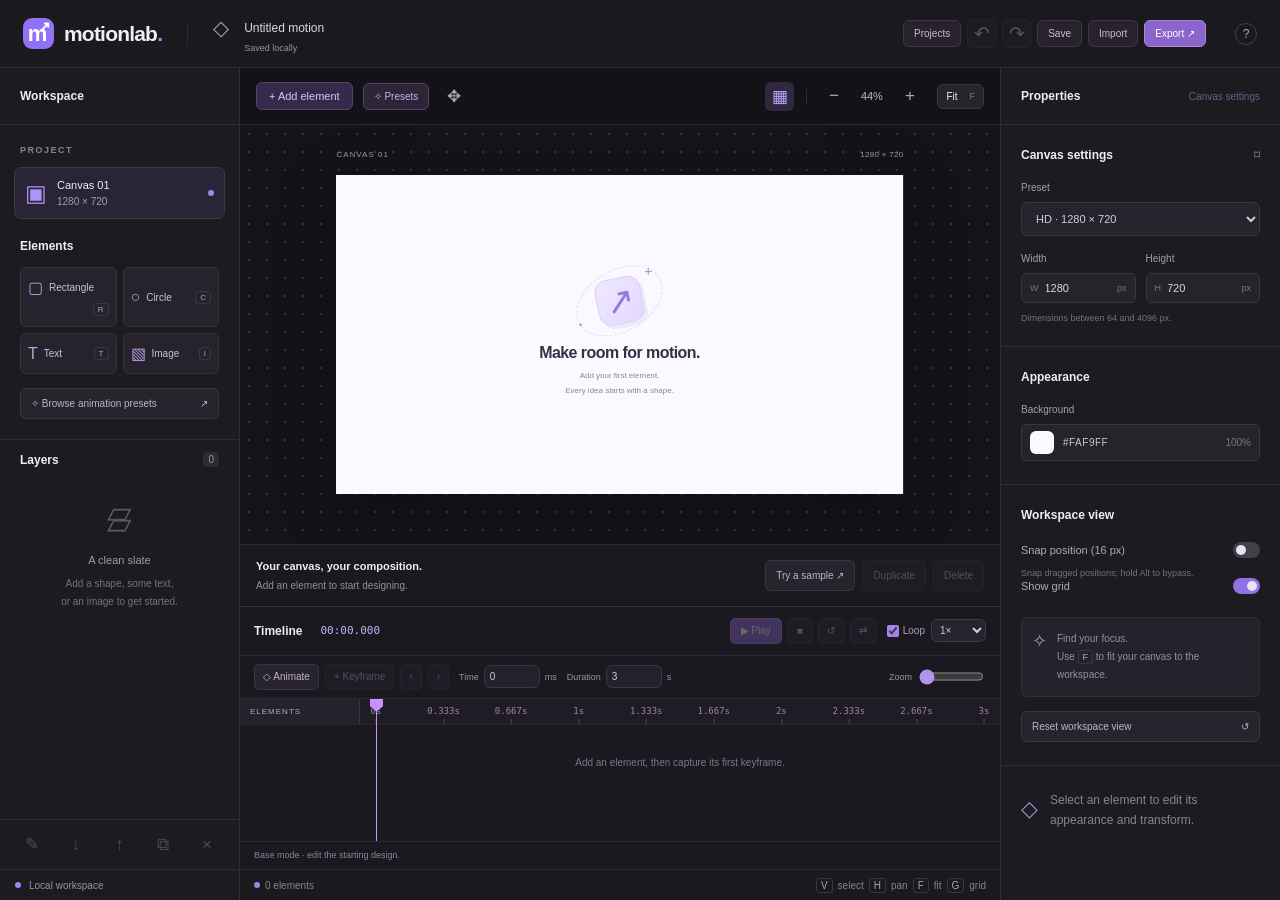
<file: index.html>
<!doctype html>
<html lang="en">
<head>
  <meta charset="utf-8">
  <meta name="viewport" content="width=device-width, initial-scale=1">
  <meta name="theme-color" content="#131317">
  <meta name="description" content="MotionLab — a visual workspace for crafting CSS animations.">
  <title>MotionLab · Untitled motion</title>
  <link rel="icon" href="assets/favicon.svg" type="image/svg+xml">
  <link rel="stylesheet" href="css/variables.css">
  <link rel="stylesheet" href="css/components.css">
  <link rel="stylesheet" href="css/canvas.css">
  <link rel="stylesheet" href="css/layout.css">
  <link rel="stylesheet" href="css/editor.css">
  <link rel="stylesheet" href="css/timeline.css">
  <link rel="stylesheet" href="css/motion-tools.css">
  <link rel="stylesheet" href="css/project-tools.css">
  <link rel="stylesheet" href="css/polish.css">
  <script type="module" src="js/main.js"></script>
</head>
<body>
  <header class="toolbar">
    <span class="brand" aria-label="MotionLab"><span class="brand-mark" aria-hidden="true">m<span>↗</span></span><span>motionlab<span class="brand-dot">.</span></span></span>
    <span class="toolbar-divider"></span>
    <div class="project-heading"><span class="project-icon" aria-hidden="true">◇</span><input id="project-name" aria-label="Project name" maxlength="80" value="Untitled motion" spellcheck="false"><span id="save-status" role="status" aria-live="polite">Opening local projects…</span></div>
    <nav class="document-actions" aria-label="Project actions"><button id="open-projects">Projects</button><button id="undo" class="icon-button" aria-label="Undo" title="Undo (⌘/Ctrl Z)" disabled>↶</button><button id="redo" class="icon-button" aria-label="Redo" title="Redo (⌘/Ctrl Shift Z)" disabled>↷</button><button id="save-project" title="Save locally (⌘/Ctrl S)">Save</button><button id="import-project">Import</button><button id="open-export" class="export-launch">Export ↗</button></nav><div class="toolbar-end"><button id="help" class="icon-button" title="Keyboard shortcuts (?)" aria-label="Open keyboard shortcuts">?</button></div>
  </header>
  <div class="workspace"><div id="resize-left" class="panel-resizer resize-left" role="separator" aria-orientation="vertical" aria-label="Resize layers panel" tabindex="0"></div><div id="resize-right" class="panel-resizer resize-right" role="separator" aria-orientation="vertical" aria-label="Resize properties panel" tabindex="0"></div>
    <aside class="sidebar left-panel" aria-label="Project panel">
      <div class="panel-heading"><h2>Workspace</h2><button id="close-layers" class="icon-button mobile-only" aria-label="Close layers panel">×</button></div>
      <section class="sidebar-section"><div class="section-label">PROJECT</div><div class="project-card"><span class="canvas-icon" aria-hidden="true">▣</span><div><strong>Canvas 01</strong><span id="canvas-summary">1280 × 720</span></div><span class="active-dot" title="Active canvas"></span></div></section>
      <section class="insert-section"><h3>Elements</h3><div class="element-tools"><button data-add="rectangle"><span aria-hidden="true">▢</span>Rectangle <kbd>R</kbd></button><button data-add="circle"><span aria-hidden="true">○</span>Circle <kbd>C</kbd></button><button data-add="text"><span aria-hidden="true">T</span>Text <kbd>T</kbd></button><button data-add="image"><span aria-hidden="true">▧</span>Image <kbd>I</kbd></button></div><button id="sidebar-presets" class="secondary-button">✧ Browse animation presets <span>↗</span></button></section>
      <section class="layer-section"><div class="section-title"><h3>Layers</h3><span id="layer-count" class="count">0</span></div><div id="layer-empty" class="layer-empty"><span class="stack-symbol" aria-hidden="true">▱<br>▱</span><strong>A clean slate</strong><p>Add a shape, some text,<br>or an image to get started.</p></div><ul id="layer-list" aria-label="Layers, front to back"></ul></section>
      <div class="layer-actions" aria-label="Layer actions"><button data-element-action="rename" class="icon-button" title="Rename layer" aria-label="Rename layer">✎</button><button data-element-action="backward" class="icon-button" title="Send backward" aria-label="Send backward">↓</button><button data-element-action="forward" class="icon-button" title="Bring forward" aria-label="Bring forward">↑</button><button data-element-action="duplicate" class="icon-button" title="Duplicate (⌘/Ctrl D)" aria-label="Duplicate layer">⧉</button><button data-element-action="delete" class="icon-button danger" title="Delete layer" aria-label="Delete layer">×</button></div>
      <footer class="panel-footer"><span class="status-dot"></span> Local workspace</footer>
    </aside>
    <main class="studio" aria-label="Design workspace">
      <div class="canvas-toolbar"><div class="canvas-tools"><button id="toggle-layers" class="icon-button mobile-only" aria-label="Toggle layers panel" aria-expanded="false" aria-controls="layer-list">☰</button><button id="toggle-properties" class="icon-button properties-toggle" aria-label="Toggle properties panel" aria-expanded="false" aria-controls="properties-panel" title="Properties">⚙</button><details id="insert-menu"><summary>+ <span>Add element</span></summary><div class="insert-popover"><button data-add="rectangle">▢ Rectangle <kbd>R</kbd></button><button data-add="circle">○ Circle <kbd>C</kbd></button><button data-add="text">T Text <kbd>T</kbd></button><button data-add="image">▧ Image <kbd>I</kbd></button></div></details><button id="open-presets" class="preset-launch" title="Animation presets">✧ Presets</button><button id="pan-tool" class="icon-button" aria-label="Pan tool" aria-pressed="false" title="Pan workspace (H)">✥</button></div><div class="view-controls"><button id="toggle-grid" class="icon-button" aria-label="Toggle workspace grid" aria-pressed="true" title="Toggle grid (G)">▦</button><span class="mini-divider"></span><button id="zoom-out" class="icon-button" aria-label="Zoom out" title="Zoom out (−)">−</button><output id="zoom-label" aria-live="polite">50%</output><button id="zoom-in" class="icon-button" aria-label="Zoom in" title="Zoom in (+)">+</button><button id="fit" class="fit-button" title="Fit canvas (F)">Fit <span>F</span></button></div></div>
      <div id="viewport" class="viewport grid-visible" tabindex="0" aria-label="Canvas workspace. Arrow keys move the selected element."><div class="canvas-stage"><div id="canvas-frame" class="canvas-frame"><div class="artboard-label"><span>CANVAS 01</span><span id="artboard-dimensions">1280 × 720</span></div><div id="artboard" class="artboard" aria-label="Design canvas"><div class="canvas-empty"><div class="empty-art" aria-hidden="true"><span class="orbit"></span><span class="motion-tile">↗</span><span class="spark spark-one">+</span><span class="spark spark-two">·</span></div><h1>Make room for motion.</h1><p>Add your first element.<br>Every idea starts with a shape.</p></div></div><div id="selection-overlay" aria-label="Selection handles"></div></div></div></div>
      <section class="canvas-overview" aria-label="Selection actions"><div><h2 id="selection-title">Your canvas, your composition.</h2><p id="selection-description">Add an element to start designing.</p></div><div class="selection-actions"><button id="empty-samples" data-open-samples class="secondary-button" type="button">Try a sample ↗</button><button data-element-action="duplicate" class="secondary-button" title="Duplicate selected element">Duplicate</button><button data-element-action="delete" class="secondary-button danger" title="Delete selected element">Delete</button></div></section>
      <section id="timeline" class="timeline" aria-label="Animation timeline">
        <div class="timeline-heading"><div class="timeline-title"><h2>Timeline</h2><output id="time-display">00:00.000</output></div><div class="transport"><button id="play" title="Play/pause (Space)" aria-label="Play animation">▶ <span>Play</span></button><button id="stop" title="Stop and return to start" aria-label="Stop animation">■</button><button id="restart" title="Restart playback" aria-label="Restart animation">↺</button><button id="reverse" title="Reverse playback direction" aria-label="Reverse playback direction" aria-pressed="false">⇄</button><label class="compact-check"><input id="loop" type="checkbox" checked>Loop</label><select id="playback-speed" aria-label="Playback speed"><option value="0.5">0.5×</option><option value="1" selected>1×</option><option value="2">2×</option></select></div></div>
        <div class="timeline-tools"><button id="animate-mode" aria-pressed="false" title="Toggle between base styles and keyframe editing">◇ Animate</button><button id="add-keyframe" title="Capture selected element at playhead (K)">+ Keyframe</button><div class="timeline-navigation"><button id="previous-keyframe" aria-label="Previous keyframe" title="Previous keyframe">‹</button><button id="next-keyframe" aria-label="Next keyframe" title="Next keyframe">›</button></div><label class="timeline-field">Time <input id="timeline-seek" type="number" min="0" max="3000" step="1" value="0" required aria-label="Playhead time in milliseconds">ms</label><label class="timeline-field">Duration <input id="timeline-duration" type="number" min="0.001" max="120" step="any" value="3" required aria-label="Animation duration in seconds">s</label><label class="timeline-zoom">Zoom <input id="timeline-zoom" type="range" min="1" max="8" step="0.5" value="1" aria-label="Timeline zoom"></label></div>
        <div id="timeline-scroll" class="timeline-scroll"><div id="timeline-content" class="timeline-content"><div id="timeline-ruler" class="timeline-row timeline-ruler"><div class="track-name">ELEMENTS</div><div class="time-lane" aria-label="Time ruler"></div></div><div id="timeline-rows"></div><div id="timeline-empty" class="timeline-empty">Add an element, then capture its first keyframe.</div><div id="playhead" class="playhead" role="slider" tabindex="0" aria-label="Timeline playhead" aria-valuemin="0" aria-valuemax="3000" aria-valuenow="0"><span></span></div></div></div>
        <p id="timeline-status" class="timeline-status">Base mode · edit the starting design.</p>
      </section>
      <footer class="studio-footer"><span><span class="status-dot"></span><span id="element-status">0 elements</span></span><span><kbd>V</kbd> select <kbd>H</kbd> pan <kbd>F</kbd> fit <kbd>G</kbd> grid</span></footer>
    </main>
    <aside id="properties-panel" class="sidebar right-panel" aria-label="Properties panel"><div class="panel-heading"><h2>Properties</h2><div class="properties-heading-actions"><button id="show-canvas" class="text-button">Canvas settings</button><button id="close-properties" class="icon-button properties-toggle" aria-label="Close properties panel">×</button></div></div><div class="properties-scroll"><form id="keyframe-settings" hidden><section class="property-section"><div class="section-title"><h3>Keyframe</h3><span class="keyframe-chip">◆</span></div><fieldset id="keyframe-fields"><label class="field-label" for="keyframe-time">Time (ms)</label><input id="keyframe-time" class="full-input" type="number" min="0" max="3000" step="1" required><label class="field-label easing-label" for="easing-preset">Segment easing</label><select id="easing-preset"><option value="linear">Linear</option><option value="ease">Ease</option><option value="ease-in">Ease in</option><option value="ease-out">Ease out</option><option value="ease-in-out">Ease in out</option><option value="custom">Custom cubic-bezier</option><option value="steps">Stepped</option></select><div id="bezier-editor"><div id="bezier-graph" class="bezier-graph"><svg viewBox="0 0 240 220" aria-label="Selected segment easing curve"><path id="bezier-grid" class="bezier-grid"/><path id="bezier-reference" class="bezier-reference"/><path id="bezier-connectors" class="bezier-connectors"/><path id="bezier-curve" class="bezier-curve"/><text x="24" y="214">Time →</text><text x="24" y="15">Progress ↑</text></svg><button type="button" class="bezier-handle first" data-bezier-point="0" aria-label="First easing control point"></button><button type="button" class="bezier-handle second" data-bezier-point="1" aria-label="Second easing control point"></button></div><div class="bezier-coordinates"><label>X1<input type="number" data-bezier-coordinate="0" aria-label="First control point X" min="0" max="1" step="any" required></label><label>Y1<input type="number" data-bezier-coordinate="1" aria-label="First control point Y" min="-10" max="10" step="any" required></label><label>X2<input type="number" data-bezier-coordinate="2" aria-label="Second control point X" min="0" max="1" step="any" required></label><label>Y2<input type="number" data-bezier-coordinate="3" aria-label="Second control point Y" min="-10" max="10" step="any" required></label></div><p id="bezier-tip" class="field-hint"></p><div id="easing-preview-track" class="easing-preview-track" aria-label="Live easing preview"><span id="easing-preview-dot"></span></div><div class="easing-preview-footer"><code id="bezier-value"></code><button id="replay-easing" type="button" class="text-button">Replay ↺</button></div></div><label class="field-label easing-label" for="keyframe-easing">CSS easing value</label><input id="keyframe-easing" class="full-input" type="text" spellcheck="false" maxlength="100"><p id="easing-error" class="field-error" role="alert" hidden>Use a CSS easing preset, steps(n, end), or cubic-bezier(x1, y1, x2, y2) with x values from 0 to 1.</p><p class="field-hint">Controls interpolation from this keyframe to the next value of each property.</p><button id="delete-keyframe" type="button" class="secondary-button danger">Delete keyframe</button></fieldset></section></form><form id="element-settings" hidden></form><form id="canvas-settings"><section class="property-section"><div class="section-title"><h3>Canvas settings</h3><span aria-hidden="true" class="muted">⌑</span></div><label class="field-label" for="canvas-size">Preset</label><select id="canvas-size"><option value="1280x720">HD · 1280 × 720</option><option value="1920x1080">Full HD · 1920 × 1080</option><option value="1080x1080">Square · 1080 × 1080</option><option value="1080x1920">Portrait · 1080 × 1920</option><option value="custom">Custom</option></select><div class="field-pair"><label><span class="field-label">Width</span><span class="input-wrap"><span>W</span><input id="canvas-width" type="number" min="64" max="4096" step="1" required value="1280" aria-label="Canvas width"><span>px</span></span></label><label><span class="field-label">Height</span><span class="input-wrap"><span>H</span><input id="canvas-height" type="number" min="64" max="4096" step="1" required value="720" aria-label="Canvas height"><span>px</span></span></label></div><p class="field-hint">Dimensions between 64 and 4096 px.</p></section><section class="property-section"><h3>Appearance</h3><label class="field-label" for="canvas-background">Background</label><div class="color-field"><input id="canvas-background" type="color" value="#faf9ff" aria-label="Canvas background color"><output id="color-label">#FAF9FF</output><span>100%</span></div></section><section class="property-section"><h3>Workspace view</h3><label class="switch-row" for="snap-setting"><span>Snap position (16 px)</span><input id="snap-setting" type="checkbox" role="switch"></label><p class="field-hint">Snap dragged positions; hold Alt to bypass.</p><label class="switch-row" for="grid-setting"><span>Show grid</span><input id="grid-setting" type="checkbox" checked role="switch"></label><div class="view-tip"><span aria-hidden="true">✧</span><p>Find your focus.<br>Use <kbd>F</kbd> to fit your canvas to the workspace.</p></div><button id="reset-view" class="secondary-button" type="button">Reset workspace view <span aria-hidden="true">↺</span></button></section></form><div id="properties-note" class="properties-note"><span aria-hidden="true">◇</span><p>Select an element to edit its appearance and transform.</p></div></div></aside>
  </div>
  <input id="project-file" type="file" accept=".json,application/json" hidden>
  <input id="image-file" type="file" accept="image/png,image/jpeg,image/webp,image/gif" hidden>
  <div id="notification" class="notification" role="status" aria-live="polite" hidden></div>
  <dialog id="project-library" aria-labelledby="projects-title"><div class="dialog-header"><span class="eyebrow">LOCAL WORKSPACE</span><button id="close-projects" class="icon-button" aria-label="Close projects">×</button></div><h2 id="projects-title">Your motion library.</h2><p>Projects save in this browser. Export JSON for a portable backup.</p><div class="project-library-tools"><button id="new-project" class="primary-button" type="button">+ New project</button><label class="compact-check"><input id="show-trash" type="checkbox">Show Trash</label></div><section class="sample-section" aria-labelledby="samples-title"><div class="section-title"><h3 id="samples-title">Start with a sample</h3><span class="subtle-tag">Editable</span></div><div id="sample-list" class="sample-list"></div></section><div id="project-list" class="project-list"></div><p id="project-empty" hidden>No saved projects here. Start a blank canvas or choose a sample.</p><button id="download-project" type="button" class="secondary-button">Download current project JSON ↗</button><p class="field-hint">Trash is recoverable. Imports create a new project. Project JSON files can be up to 64 MB.</p></dialog>
  <dialog id="export-dialog" aria-labelledby="export-title"><div class="dialog-header"><span class="eyebrow">MADE TO MOVE</span><button id="close-export" class="icon-button" aria-label="Close export">×</button></div><h2 id="export-title">Take your motion with you.</h2><p>Reusable CSS, matching HTML, or a complete demo with embedded assets.</p><div id="export-options" class="export-options"><label class="compact-check"><input id="export-infinite" type="checkbox" checked>Infinite</label><label>Iterations<input id="export-iterations" type="number" min="1" max="100" step="1" value="1" required disabled></label><label>Direction<select id="export-direction" aria-label="Direction"><option value="normal">Normal</option><option value="reverse">Reverse</option><option value="alternate">Alternate</option><option value="alternate-reverse">Alternate reverse</option></select></label><label>Fill<select id="export-fill" aria-label="Fill"><option value="none">None</option><option value="forwards">Forwards</option><option value="backwards">Backwards</option><option value="both" selected>Both</option></select></label><label>Delay (s)<input id="export-delay" type="number" min="0" max="30" step="any" value="0" required></label><label>Speed<select id="export-speed" aria-label="Speed"><option value="0.5">0.5×</option><option value="1" selected>1×</option><option value="2">2×</option></select></label></div><div class="export-layout"><section class="export-source"><div class="export-tabs" aria-label="Export format"><button data-export-format="css" aria-pressed="true">CSS</button><button data-export-format="html" aria-pressed="false">HTML</button><button data-export-format="demo" aria-pressed="false">Demo</button><button data-export-format="json" aria-pressed="false">JSON</button></div><div class="code-heading"><strong id="export-format-label">CSS</strong><div><button id="copy-export" type="button">Copy full source</button><button id="download-export" type="button">Download</button></div></div><pre tabindex="0" aria-label="Generated source"><code id="export-code"></code></pre><p id="export-code-note" class="field-hint"></p></section><section class="export-preview-panel"><div class="code-heading"><strong>Native CSS preview</strong><button id="restart-export-preview" type="button">Restart ↺</button></div><iframe id="export-preview" sandbox="allow-scripts" title="Exported animation preview"></iframe><p class="field-hint">This preview uses the exported CSS and the playback settings above. CSS and HTML snippets work together; Demo includes both. Registered CSS properties require a modern browser.</p></section></div></dialog>
  <dialog id="preset-library" aria-labelledby="preset-library-title"><div class="dialog-header"><span class="eyebrow">MOTION LIBRARY</span><button id="close-presets" class="icon-button" aria-label="Close preset library">×</button></div><h2 id="preset-library-title">Find your next move.</h2><p>Choose a starting point. Make every keyframe your own.</p><div class="preset-filters"><label class="search-field"><span aria-hidden="true">⌕</span><input id="preset-search" type="search" placeholder="Search presets…" aria-label="Search animation presets"></label><select id="preset-category" aria-label="Preset category"><option>All</option><option>Entrance</option><option>Exit</option><option>Attention</option><option>Loading</option><option>Creative</option></select></div><div class="preset-layout"><div><div id="preset-grid" class="preset-grid" aria-label="Animation presets"></div><p id="preset-empty" class="preset-empty" hidden>No presets match this search.</p></div><section class="preset-config" aria-label="Preset configuration"><span id="preset-category-label" class="eyebrow">ENTRANCE</span><h3 id="preset-selected-name">Fade in</h3><p id="preset-description"></p><p id="preset-target" class="preset-target"></p><label class="field-label" for="preset-duration">Duration (seconds)</label><input id="preset-duration" class="full-input" type="number" min="0.1" max="30" step="any" value="3" required><label class="field-label easing-label" for="preset-delay">Delay (seconds)</label><input id="preset-delay" class="full-input" type="number" min="0" max="30" step="any" value="0" required><label class="field-label easing-label" for="preset-easing">Easing</label><select id="preset-easing"><option value="linear">Linear</option><option value="ease">Ease</option><option value="ease-in">Ease in</option><option value="ease-out">Ease out</option><option value="ease-in-out" selected>Ease in out</option><option value="custom">Custom cubic-bezier</option></select><label id="preset-custom-label" class="field-label easing-label" for="preset-custom-easing" hidden>Custom easing</label><input id="preset-custom-easing" class="full-input" value="cubic-bezier(0.42, 0, 0.58, 1)" maxlength="100" aria-label="Preset custom easing" hidden><p id="preset-timing-note" class="field-hint"></p><button id="apply-preset" type="button" class="primary-button">Apply preset</button><p class="field-hint">Replaces the selected element’s keyframes. Other layers stay in place. Hover or focus a card to preview.</p></section></div></dialog>
  <dialog id="guide"><div class="dialog-header"><span class="eyebrow">WORKSPACE SHORTCUTS</span><button id="close-guide" class="icon-button" aria-label="Close shortcuts">×</button></div><h2>A little less clicking.</h2><p>Keep your hands on the keyboard and your focus on the canvas.</p><dl class="shortcut-list"><div><dt>Add rectangle / circle / text / image</dt><dd><kbd>R</kbd> <kbd>C</kbd> <kbd>T</kbd> <kbd>I</kbd></dd></div><div><dt>Select / pan tool</dt><dd><kbd>V</kbd> <kbd>H</kbd></dd></div><div><dt>Move selection / move by 10 px</dt><dd><kbd>Arrows</kbd> <kbd>Shift + Arrows</kbd></dd></div><div><dt>Duplicate selection</dt><dd><kbd>⌘ / Ctrl + D</kbd></dd></div><div><dt>Undo / redo</dt><dd><kbd>⌘/Ctrl Z</kbd> <kbd>⌘/Ctrl Shift Z</kbd></dd></div><div><dt>Save project locally</dt><dd><kbd>⌘/Ctrl S</kbd></dd></div><div><dt>Play / pause</dt><dd><kbd>Space</kbd></dd></div><div><dt>Capture keyframe</dt><dd><kbd>K</kbd></dd></div><div><dt>Delete selected timeline keyframe</dt><dd><kbd>Delete</kbd></dd></div><div><dt>Delete element selection</dt><dd><kbd>Delete</kbd></dd></div><div><dt>Toggle position snapping</dt><dd><kbd>Shift + G</kbd></dd></div><div><dt>Fit canvas / toggle grid</dt><dd><kbd>F</kbd> <kbd>G</kbd></dd></div><div><dt>Zoom in / out</dt><dd><kbd>+</kbd> <kbd>−</kbd></dd></div><div><dt>Cancel gesture / deselect</dt><dd><kbd>Esc</kbd></dd></div></dl><div class="dialog-note">Drag corner or edge handles to resize. Drag the round handle to rotate; hold Shift to snap to 15°. Middle-drag or use the pan tool to move around the workspace. In Animate mode, transform, opacity, size and color edits at the playhead create keyframes. Turn Animate off to edit base styles. Drag keyframe diamonds to change their time; hold Shift to snap to 100 ms. Projects autosave locally in this browser. Export JSON for a portable backup.</div></dialog>
</body>
</html>
</file>
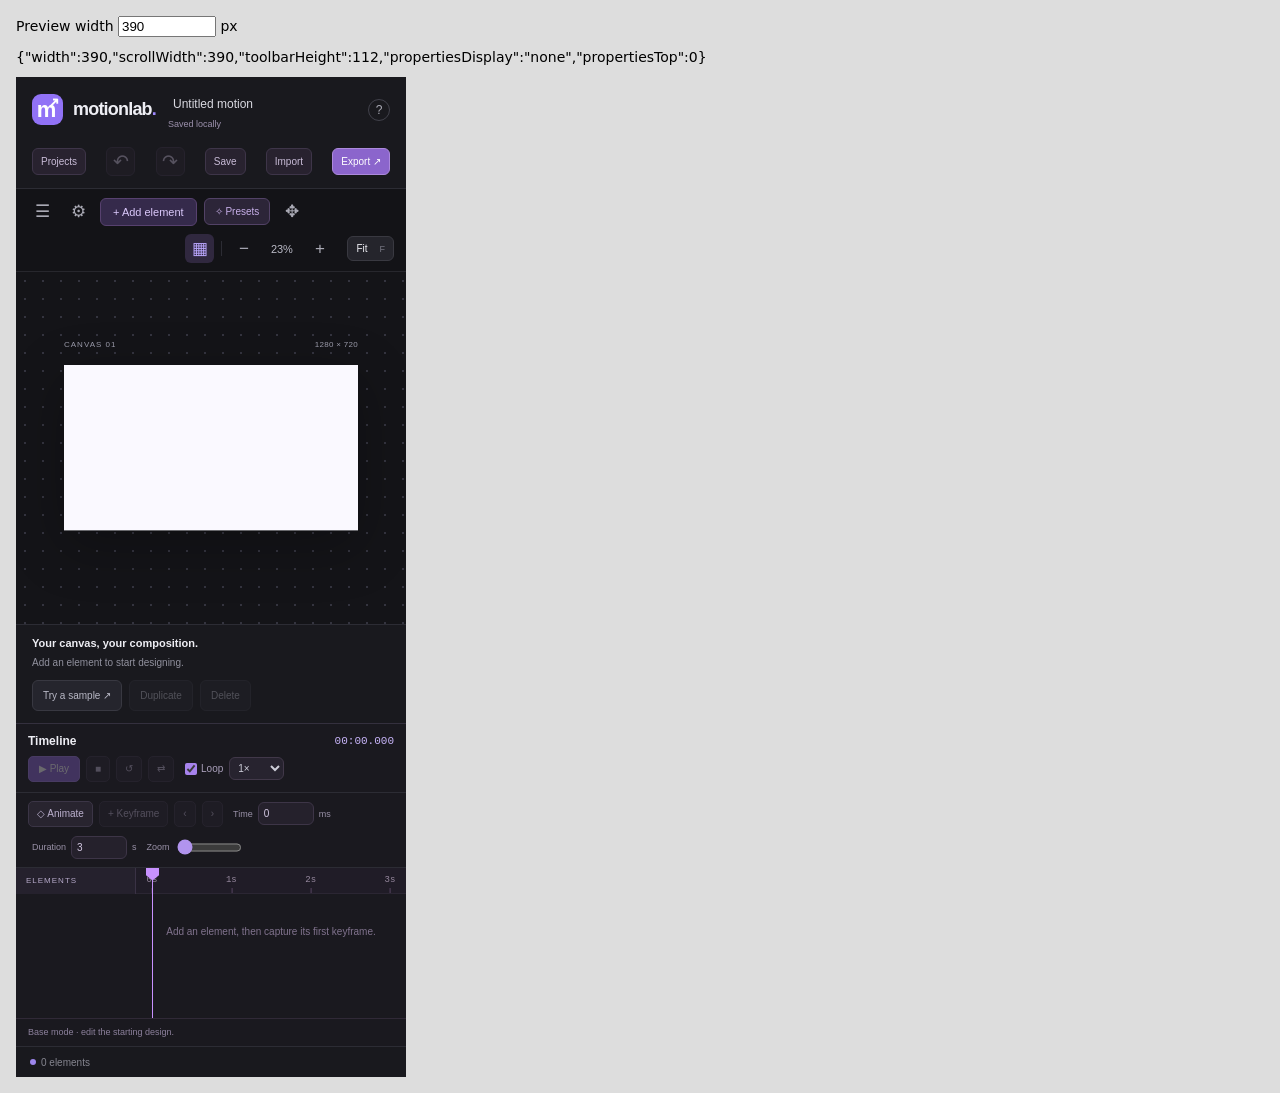
<file: tests/responsive.html>
<!doctype html>
<html lang="en"><meta charset="utf-8"><meta name="viewport" content="width=device-width,initial-scale=1"><title>MotionLab responsive review</title>
<style>body{margin:16px;background:#ddd;font:14px system-ui}label{display:block;margin-bottom:12px}input{width:90px}iframe{display:block;border:0;height:1000px;max-width:100%}</style>
<label>Preview width <input id="width" type="number" min="320" max="1600" step="1" value="390"> px</label>
<output id="report" style="display:block;margin-bottom:12px" aria-live="polite"></output>
<iframe title="MotionLab responsive preview" src="../index.html" width="390"></iframe>
<script>document.querySelector('input').addEventListener('input',event=>{if(event.target.validity.valid)document.querySelector('iframe').width=event.target.value;});
const preview=document.querySelector('iframe');
preview.addEventListener('load',()=>{
  const doc=preview.contentDocument;
  function report(){
    const panel=doc.querySelector('#properties-panel');
    const toolbar=doc.querySelector('.toolbar');
    document.querySelector('#report').textContent=JSON.stringify({width:doc.documentElement.clientWidth,scrollWidth:doc.documentElement.scrollWidth,toolbarHeight:Math.round(toolbar.getBoundingClientRect().height),propertiesDisplay:preview.contentWindow.getComputedStyle(panel).display,propertiesTop:Math.round(panel.getBoundingClientRect().top)});
  }
  new ResizeObserver(report).observe(doc.documentElement);
  new MutationObserver(report).observe(doc.querySelector('.workspace'),{attributes:true,attributeFilter:['class']});
  report();
});
</script>
</html>
</file>
<file: css/variables.css>
:root{color-scheme:dark;--bg:#131317;--panel:#1b1b20;--raised:#232329;--line:#2c2c34;--text:#eeeeF4;--muted:#95959f;--accent:#a18aff;--accent-bg:#30283f;--font:Inter,-apple-system,BlinkMacSystemFont,"Segoe UI",sans-serif}*{box-sizing:border-box}body{margin:0;font-family:var(--font);font-size:12px;color:var(--text);background:var(--bg)}button,input,select{font:inherit}button,a,input,select{-webkit-tap-highlight-color:transparent}button{cursor:pointer}button:focus-visible,a:focus-visible,input:focus-visible,select:focus-visible{outline:2px solid var(--accent);outline-offset:3px}button{color:inherit}h1,h2,h3,p{margin:0}h2,h3{font-size:12px;font-weight:600}button,select,input{border-radius:6px}button{transition:background .15s,color .15s}button:disabled{opacity:.35;cursor:default}.muted{color:var(--muted)}.status-dot,.active-dot{width:6px;height:6px;border-radius:50%;background:#9d86ed;display:inline-block;flex-shrink:0}kbd{font:10px var(--font);border:1px solid #38383f;border-radius:3px;padding:1px 4px;color:#a8a8b4}@media(prefers-reduced-motion:reduce){*,*::before,*::after{transition:none!important;animation:none!important}}
</file>
<file: css/components.css>
.brand-mark{width:31px;height:31px;border-radius:9px;background:#9172f6;display:flex;align-items:center;justify-content:center;color:white;font-size:22px;position:relative;letter-spacing:-3px;font-weight:700;padding-right:5px}.brand-mark>span{position:absolute;right:3px;top:0;font-size:15px;letter-spacing:0}.brand-dot{color:var(--accent)}.project-icon{font-size:21px;color:#a5a0b3}#project-name{background:transparent;border:1px solid transparent;width:180px;color:#d9d9e1;padding:7px 4px;font-size:12px}#project-name:hover{border-color:var(--line)}#project-name:focus{background:var(--raised)}.session-tag{font-size:8px;letter-spacing:1px;color:#787882}.icon-button{width:29px;height:29px;display:inline-flex;align-items:center;justify-content:center;background:transparent;border:1px solid transparent;color:#aaaab5;font-size:17px}.icon-button:hover{background:#303039;color:white}.icon-button[aria-pressed=true]{background:var(--accent-bg);color:#bba7ff}#help{border:1px solid #41414b;border-radius:50%;height:22px;width:22px;font-size:12px}.section-label,.eyebrow{font-size:9px;letter-spacing:1.5px;color:#85858e;font-weight:600}.section-label{padding:0 6px;margin-bottom:12px}.project-card{padding:11px 10px;background:#2a2536;border:1px solid #41344f;border-radius:7px;display:flex;align-items:center;gap:10px}.canvas-icon{color:#ae94f5;font-size:23px}.project-card strong{font-size:11px;display:block;font-weight:500}.project-card div>span{font-size:10px;color:#a49ab7;display:block;margin-top:5px}.active-dot{margin-left:auto}.section-title{display:flex;justify-content:space-between;align-items:center;margin-bottom:20px}.count{font-size:10px;background:#2b2b32;border-radius:4px;padding:2px 5px;color:#95959f}.layer-empty{text-align:center;padding-top:28px;color:#9c9ca7}.stack-symbol{font-size:32px;line-height:.35;display:block;color:#595963;margin-bottom:24px}.layer-empty strong{font-weight:500;font-size:11px}.layer-empty p{font-size:10px;line-height:1.8;margin-top:8px;color:#73737e}.text-button{border:0;background:none;padding:15px 0 0;color:#baa4ef;font-size:10px;display:flex;justify-content:space-between;width:100%}.text-button:hover{color:#e1d2ff}.breadcrumb{font-size:11px;color:#787883;display:flex;gap:12px}.breadcrumb strong{font-weight:500;color:#c5c5d0}.view-controls{display:flex;align-items:center;gap:4px}.mini-divider{width:1px;height:15px;background:var(--line);margin:0 8px}#zoom-label{min-width:39px;text-align:center;color:#bbbbc7;font-size:11px;font-variant-numeric:tabular-nums}.fit-button{border:1px solid #393941;background:#25252c;font-size:10px;padding:6px 8px;margin-left:9px;display:flex;align-items:center;gap:12px}.fit-button:hover,.secondary-button:hover{background:#34343e}.fit-button>span{color:#777783;font-size:9px}.subtle-tag{font-size:9px;padding:4px 6px;border:1px solid #33333c;border-radius:4px;color:#8e8e9c}.time-display{font-size:10px;letter-spacing:.5px;font-variant-numeric:tabular-nums;color:#c8b7f1}.time-display>span{color:#72727f;margin-left:7px}.field-label{font-size:10px;color:#a0a0ad;display:block;margin-bottom:9px}.field-pair{display:flex;gap:10px;margin-top:17px}.field-pair>label{min-width:0;flex:1}select{background:#24242c;border:1px solid #373740;color:#ceced9;padding:9px 10px;width:100%;font-size:11px}.input-wrap{display:flex;align-items:center;gap:6px;padding:8px;background:#24242b;border:1px solid #37373f;border-radius:5px;color:#777783;font-size:9px}.input-wrap input{min-width:0;width:100%;background:none;border:0;color:#d9d9e2;font-size:11px;padding:0;appearance:textfield}.input-wrap input::-webkit-inner-spin-button{appearance:none}.field-hint{color:#72727e;font-size:9px;margin-top:10px}.color-field{display:flex;align-items:center;border:1px solid #38383f;background:#24242b;border-radius:5px;gap:9px;padding:6px 8px}.color-field input{width:24px;height:23px;padding:0;border:0;background:none;cursor:pointer}.color-field input::-webkit-color-swatch-wrapper{padding:0}.color-field input::-webkit-color-swatch{border:1px solid #ffffff22;border-radius:4px}.color-field output{font-size:10px;color:#c5c5d0;letter-spacing:.5px}.color-field>span{margin-left:auto;font-size:10px;color:#787885}.switch-row{display:flex;justify-content:space-between;align-items:center;font-size:11px;color:#adadba}.switch-row input{appearance:none;width:27px;height:16px;border-radius:10px;background:#41414b;position:relative;cursor:pointer;margin:0}.switch-row input::after{content:"";position:absolute;width:10px;height:10px;top:3px;left:3px;border-radius:50%;background:#e8e4f5}.switch-row input:checked{background:#9271e5}.switch-row input:checked::after{left:14px}.view-tip{display:flex;gap:10px;background:#23232b;border:1px solid #30303b;padding:12px 10px;border-radius:6px;margin-top:23px}.view-tip>span{font-size:18px;color:#a892d6}.view-tip p{font-size:10px;line-height:1.8;color:#9191a3}.view-tip kbd{font-size:9px}.secondary-button{display:flex;justify-content:space-between;width:100%;border:1px solid #383841;background:#25252d;padding:9px 10px;font-size:10px;color:#b8b8c5;margin-top:14px}dialog{width:min(560px,calc(100vw - 32px));max-height:90dvh;overflow:auto;background:#1c1c23;border:1px solid #41404e;border-radius:14px;padding:26px;color:var(--text);box-shadow:0 25px 100px #0008}dialog::backdrop{background:#08080cbf;backdrop-filter:blur(5px)}.dialog-header{display:flex;align-items:center;justify-content:space-between}dialog h2{font-size:25px;letter-spacing:-.7px;margin:14px 0 10px}dialog>p{color:#a3a3b2;font-size:12px;line-height:1.7;max-width:420px}.dialog-note{font-size:10px;line-height:1.6;color:#9c92ad;background:#25222e;padding:12px;border-radius:5px}
</file>
<file: css/canvas.css>
.viewport { position: relative; overflow: auto; background-color: #141418; outline-offset: -3px; overscroll-behavior: contain; touch-action: none; }
.grid-visible { background-image: radial-gradient(#34343f .8px, transparent .8px); background-size: 18px 18px; }
.canvas-stage { display: flex; width: max-content; min-width: 100%; min-height: 100%; padding: 50px 48px; }
.canvas-frame { position: relative; flex-shrink: 0; margin: auto; box-shadow: 0 15px 55px #0004; }
.artboard-label { position: absolute; top: -25px; left: 0; right: 0; display: flex; justify-content: space-between; align-items: center; font-size: 8px; letter-spacing: 1px; color: #9999a8; pointer-events: none; white-space: nowrap; }
.artboard-label > span:last-child { letter-spacing: .3px; }
.artboard, #selection-overlay { position: absolute; left: 0; top: 0; transform-origin: top left; }
.artboard { overflow: hidden; isolation: isolate; }
#selection-overlay { pointer-events: none; z-index: 1; }
.canvas-element { position: absolute; top: 0; left: 0; cursor: move; user-select: none; touch-action: none; overflow: hidden; }
.canvas-element.is-locked { cursor: default; }
.canvas-element:not(.is-selected):hover { outline: 2px solid #a18aff88; }
.element-text { line-height: 1.25; white-space: pre-wrap; overflow-wrap: anywhere; }
.element-image img { width: 100%; height: 100%; object-fit: contain; pointer-events: none; display: block; }
.selection-box { position: absolute; top: 0; left: 0; outline: var(--outline-width) solid #8b5cf6; pointer-events: none; }
.selection-box.locked { outline-style: dashed; outline-color: #a2a2ae; }
.selection-handle { position: absolute; width: var(--handle-size); height: var(--handle-size); border: var(--outline-width) solid #8b5cf6; border-radius: 0; background: #fff; padding: 0; pointer-events: auto; transform: translate(-50%, -50%); touch-action: none; }
.selection-box.locked .selection-handle { display: none; }
.handle-nw { left: 0; top: 0; cursor: nwse-resize; }
.handle-n { left: 50%; top: 0; cursor: ns-resize; }
.handle-ne { left: 100%; top: 0; cursor: nesw-resize; }
.handle-e { left: 100%; top: 50%; cursor: ew-resize; }
.handle-se { left: 100%; top: 100%; cursor: nwse-resize; }
.handle-s { left: 50%; top: 100%; cursor: ns-resize; }
.handle-sw { left: 0; top: 100%; cursor: nesw-resize; }
.handle-w { left: 0; top: 50%; cursor: ew-resize; }
.handle-rotate { left: 50%; top: calc(-1 * var(--rotate-offset)); border-radius: 50%; cursor: grab; background: #a18aff; }
.handle-rotate::after { content: ''; position: absolute; width: var(--outline-width); height: calc(var(--rotate-offset) - var(--handle-size) / 2); background: #8b5cf6; top: 100%; left: 50%; pointer-events: none; }
.pan-mode, .pan-mode .canvas-element { cursor: grab; }
.is-dragging, .is-dragging * { cursor: grabbing !important; }
.canvas-empty { position: absolute; inset: 0; display: flex; flex-direction: column; align-items: center; justify-content: center; text-align: center; color: #353044; pointer-events: none; }
.canvas-empty h1 { font-size: 36px; font-weight: 600; letter-spacing: -1.2px; margin-top: 32px; }
.canvas-empty p { font-size: 18px; line-height: 1.8; color: #8b869a; margin-top: 14px; }
.empty-art { width: 150px; height: 130px; position: relative; display: flex; align-items: center; justify-content: center; }
.motion-tile { width: 104px; height: 104px; display: flex; align-items: center; justify-content: center; font-size: 80px; line-height: 1; font-weight: 300; color: #9877da; background: linear-gradient(135deg, #f0e9ff, #e3d7ff); border: 2px solid #d6c7f6; border-radius: 28px; transform: rotate(-12deg); box-shadow: 6px 9px 0 #eee8f8; }
.orbit { position: absolute; inset: -5px -30px; border: 2px dashed #ded6ec; border-radius: 50%; transform: rotate(-30deg); }
.spark { position: absolute; color: #aa90cd; font-weight: 300; }
.spark-one { font-size: 31px; top: -20px; right: 1px; }
.spark-two { font-size: 50px; left: -20px; bottom: -15px; }

.selection-box.turned-in-3d .selection-handle { display: none; }

.element-text-content { display: block; width: max-content; max-width: 100%; min-height: 1.25em; white-space: pre-wrap; overflow-wrap: anywhere; }
</file>
<file: css/layout.css>
.toolbar { height: 68px; display: flex; align-items: center; gap: 25px; padding: 0 23px; border-bottom: 1px solid var(--line); background: #19191e; }
.brand { display: flex; align-items: center; gap: 10px; color: var(--text); font-size: 21px; font-weight: 700; letter-spacing: -.8px; }
.toolbar-divider { width: 1px; height: 24px; background: var(--line); }
.project-heading { display: flex; align-items: center; gap: 10px; min-width: 0; }
.toolbar-end { margin-left: auto; display: flex; align-items: center; gap: 18px; }
.workspace { display: grid; grid-template-columns: 240px minmax(320px, 1fr) 280px; height: calc(100dvh - 68px); min-height: 600px; }
.sidebar { background: var(--panel); display: flex; flex-direction: column; min-width: 0; min-height: 0; }
.left-panel { border-right: 1px solid var(--line); }
.right-panel { border-left: 1px solid var(--line); }
.panel-heading { height: 57px; padding: 0 20px; display: flex; align-items: center; justify-content: space-between; border-bottom: 1px solid var(--line); flex-shrink: 0; }
.sidebar-section { padding: 20px 14px; }
.layer-section { padding: 0 12px; flex: 1; min-height: 90px; overflow: auto; }
.layer-section > .section-title { position: sticky; top: 0; background: var(--panel); z-index: 1; padding: 12px 8px; margin: 0; }
.studio { display: flex; min-width: 0; flex-direction: column; overflow: hidden; }
.canvas-toolbar { min-height: 57px; display: flex; align-items: center; justify-content: space-between; gap: 10px; padding: 10px 16px; flex-shrink: 0; border-bottom: 1px solid #27272d; z-index: 5; }
.viewport { flex: 1; min-height: 260px; }
.studio-footer { height: 31px; flex-shrink: 0; background: #19191e; border-top: 1px solid var(--line); display: flex; align-items: center; justify-content: space-between; padding: 0 14px; color: #85858f; font-size: 10px; gap: 12px; }
.studio-footer > span { display: flex; align-items: center; gap: 5px; }
.panel-footer { height: 31px; flex-shrink: 0; border-top: 1px solid var(--line); padding: 0 15px; display: flex; align-items: center; gap: 8px; color: var(--muted); font-size: 10px; }
.properties-scroll { overflow-y: auto; min-height: 0; flex: 1; }
.property-section { padding: 23px 20px; border-bottom: 1px solid var(--line); }
.property-section h3 { margin-bottom: 20px; }
.property-section .section-title h3 { margin-bottom: 0; }
.properties-note { display: flex; gap: 12px; line-height: 1.7; color: #858591; padding: 24px 20px; }
.properties-note > span { font-size: 22px; color: #a58bdc; }
.mobile-only { display: none; }
@media (min-width: 1600px) { .workspace { grid-template-columns: 260px minmax(320px, 1fr) 300px; } }
@media (max-width: 1100px) {
  .workspace { grid-template-columns: 210px minmax(300px, 1fr) 250px; }
  .session-tag { display: none; }
  .toolbar { gap: 15px; }
  .canvas-toolbar { flex-wrap: wrap; }
}
@media (max-width: 850px) {
  .workspace { grid-template-columns: minmax(320px, 1fr) 250px; position: relative; }
  .left-panel { display: none; }
  .layers-open .left-panel { display: flex; position: absolute; inset: 0 auto 0 0; width: 260px; z-index: 20; box-shadow: 15px 0 50px #0009; }
  .mobile-only { display: inline-flex; }
  #project-name { width: 150px; }
  .toolbar { padding: 0 16px; }
  .session-note { display: none; }
  .studio-footer > span:nth-child(2) { display: none; }
}
@media (max-width: 600px) {
  .workspace { display: flex; flex-direction: column; height: auto; min-height: calc(100dvh - 68px); }
  .studio { height: 600px; flex-shrink: 0; }
  .right-panel { border-left: 0; border-top: 1px solid var(--line); }
  .properties-scroll { max-height: none; overflow: visible; }
  .layers-open .left-panel { height: 600px; }
  .toolbar-divider, .project-icon { display: none; }
  .toolbar { gap: 12px; }
  .brand { font-size: 18px; }
  .project-heading { flex: 1; }
  #project-name { width: 100%; min-width: 0; }
  .toolbar-end { gap: 0; }
  .canvas-toolbar { padding: 8px 12px; row-gap: 8px; }
  .view-controls { margin-left: auto; }
}
</file>
<file: css/editor.css>
[hidden] { display: none !important; }
.session-note { color: #888894; font-size: 10px; }
.insert-section { padding: 0 20px 20px; border-bottom: 1px solid var(--line); }
.insert-section h3 { margin-bottom: 14px; }
.element-tools { display: grid; grid-template-columns: 1fr 1fr; gap: 6px; }
.element-tools button { border: 1px solid #37323f; background: #26232d; color: #c9bfdc; display: flex; flex-wrap: wrap; align-items: center; gap: 6px; padding: 10px 7px; font-size: 10px; }
.element-tools button:hover { background: #383044; }
.element-tools button > span { color: #b6a0e6; font-size: 16px; }
.element-tools kbd { margin-left: auto; font-size: 8px; }
.canvas-tools { display: flex; align-items: center; gap: 10px; }
#insert-menu { position: relative; }
#insert-menu summary { cursor: pointer; list-style: none; background: #352a4b; border: 1px solid #57416f; color: #dac8fa; padding: 7px 12px; border-radius: 6px; font-size: 11px; white-space: nowrap; }
#insert-menu summary::-webkit-details-marker { display: none; }
#insert-menu summary:focus-visible { outline: 2px solid var(--accent); outline-offset: 3px; }
.insert-popover { position: absolute; left: 0; top: calc(100% + 8px); width: 190px; background: #25232e; border: 1px solid #494052; border-radius: 8px; padding: 5px; box-shadow: 0 15px 35px #0008; z-index: 30; }
.insert-popover button { display: flex; align-items: center; gap: 10px; width: 100%; border: 0; background: transparent; padding: 10px; text-align: left; color: #ddd3ed; }
.insert-popover button:hover { background: #3d324c; }
.insert-popover kbd { margin-left: auto; }
#layer-list { padding: 0; margin: 0; list-style: none; }
#layer-list li { display: flex; align-items: center; gap: 2px; padding: 4px; margin: 3px 0; border: 1px solid transparent; border-radius: 6px; }
#layer-list li.selected { background: #30283e; border-color: #59436f; }
#layer-list li.hidden-layer .layer-select { opacity: .5; }
.layer-select { display: flex; align-items: center; gap: 8px; min-width: 0; flex: 1; background: transparent; border: 0; text-align: left; color: #c7c2d3; padding: 7px 4px; font-size: 11px; }
.layer-type { color: #b399e4; font-size: 15px; width: 16px; text-align: center; }
.layer-name { overflow: hidden; text-overflow: ellipsis; white-space: nowrap; }
.layer-control { color: #9992a7; background: transparent; border: 0; width: 22px; padding: 5px 0; }
.layer-control:hover { background: #45374f; }
.layer-control[aria-pressed=true] { color: #c4a1ff; }
.layer-actions { display: flex; justify-content: space-around; padding: 10px; border-top: 1px solid var(--line); }
.danger:not(:disabled):hover { color: #ffb0bb; background: #432932; }
.canvas-overview { padding: 17px 20px; min-height: 85px; border-top: 1px solid var(--line); background: #19191e; display: flex; align-items: center; justify-content: space-between; gap: 16px; flex-shrink: 0; }
.canvas-overview h2 { max-width: 250px; overflow: hidden; text-overflow: ellipsis; white-space: nowrap; font-size: 11px; }
.canvas-overview p { color: #91919e; font-size: 10px; margin-top: 8px; }
.selection-actions { display: flex; gap: 7px; }
.selection-actions .secondary-button { margin: 0; width: auto; }
#show-canvas { padding: 0; width: auto; font-size: 10px; }
#show-canvas:disabled { opacity: .5; }
fieldset { padding: 0; margin: 0; border: 0; min-width: 0; }
fieldset:disabled { opacity: .5; }
.full-input, textarea { width: 100%; background: #24242c; border: 1px solid #373740; color: #d4cede; padding: 9px 10px; font-size: 11px; border-radius: 6px; }
textarea { resize: vertical; min-height: 60px; margin-bottom: 18px; font-family: var(--font); }
.field-grid { display: grid; grid-template-columns: 1fr 1fr; gap: 15px 10px; margin-top: 16px; }
.field-grid > label { min-width: 0; }
.field-grid .input-wrap { min-height: 34px; }
.origin-label { margin-top: 18px; }
.style-color { display: block; margin-top: 18px; }
.style-color .color-field { justify-content: flex-start; }
#element-settings .switch-row { margin-top: 18px; }
#element-settings .property-section > label:has(> select) { display: block; margin-top: 18px; }
.alignment-tools { display: flex; gap: 4px; margin-top: 18px; }
.alignment-tools button { flex: 1; height: 30px; border: 1px solid #39343f; background: #29252f; color: #a89ab9; font-size: 18px; }
.alignment-tools button:hover { background: #45374f; color: #d5b7ff; }
.notification { position: fixed; z-index: 50; bottom: 25px; left: 50%; transform: translateX(-50%); padding: 13px 18px; background: #342b43; border: 1px solid #645076; border-radius: 8px; box-shadow: 0 5px 25px #0007; color: #e2d5f2; width: max-content; max-width: calc(100vw - 30px); line-height: 1.6; }
.shortcut-list { margin: 22px 0; }
.shortcut-list > div { display: flex; align-items: center; justify-content: space-between; padding: 12px 0; border-bottom: 1px solid var(--line); gap: 12px; }
.shortcut-list dt { color: #bbb5ca; font-size: 11px; }
.shortcut-list dd { margin: 0; flex-shrink: 0; }
@media (max-width: 1100px) { .canvas-overview { flex-wrap: wrap; gap: 12px; } }
@media (max-width: 600px) { .canvas-overview { padding: 14px; }.canvas-overview h2 { max-width: 220px; }.shortcut-list > div { flex-wrap: wrap; }.mini-divider { margin: 0 3px; } }
</file>
<file: css/timeline.css>
.timeline { flex-shrink: 0; border-top: 1px solid #34303e; background: #1a191f; min-width: 0; }
.timeline-heading { display: flex; justify-content: space-between; align-items: center; padding: 11px 14px; gap: 10px; flex-wrap: wrap; border-bottom: 1px solid var(--line); }
.timeline-title { display: flex; align-items: center; gap: 18px; }
#time-display { font: 11px ui-monospace, monospace; color: #c6b3f7; font-variant-numeric: tabular-nums; }
.transport, .timeline-tools, .timeline-navigation { display: flex; align-items: center; gap: 6px; }
.timeline button { border: 1px solid #3b3546; background: #28242f; color: #bcb1cf; border-radius: 5px; min-height: 26px; padding: 4px 8px; font-size: 10px; white-space: nowrap; }
.timeline button:hover:not(:disabled) { background: #40344f; color: #eadfff; }
.timeline button[aria-pressed=true] { color: #d5baff; border-color: #79549c; background: #3c2b50; }
#play { background: #8b65d4; border-color: #9d7bdf; color: #fff; min-width: 52px; }
#play:hover:not(:disabled) { background: #a47ce9; }
.compact-check { display: flex; align-items: center; gap: 4px; color: #aaa0bb; font-size: 10px; margin-left: 5px; }
.compact-check input { accent-color: #a783ed; width: 12px; height: 12px; margin: 0; }
#playback-speed { width: 55px; padding: 4px; font-size: 10px; background: #27232f; border-color: #413849; }
.timeline-tools { flex-wrap: wrap; padding: 8px 14px; border-bottom: 1px solid var(--line); row-gap: 9px; }
.timeline-field { display: flex; align-items: center; gap: 5px; font-size: 9px; color: #9991a7; margin-left: 4px; }
.timeline-field input { width: 56px; background: #25212c; border: 1px solid #3d3547; color: #d3c8e2; padding: 5px; font-size: 10px; appearance: textfield; }
.timeline-field input::-webkit-inner-spin-button { appearance: none; }
.timeline-zoom { display: flex; align-items: center; gap: 5px; font-size: 9px; color: #9991a7; margin-left: auto; }
.timeline-zoom input { width: 65px; height: 15px; accent-color: #b194ee; }
.timeline-scroll { overflow: auto; height: 142px; overscroll-behavior: contain; position: relative; }
.timeline-content { position: relative; min-height: 100%; --label-width: 120px; }
.timeline-row { display: flex; min-height: 34px; }
.track-name { width: var(--label-width); flex-shrink: 0; position: sticky; left: 0; z-index: 4; border-right: 1px solid #3a3245; background: #211e28; padding: 8px 10px; display: flex; align-items: center; gap: 7px; font-size: 10px; color: #b5a9c9; }
button.track-name { border: 0; border-radius: 0; border-right: 1px solid #3a3245; text-align: left; justify-content: flex-start; }
.track-name > span { overflow: hidden; white-space: nowrap; text-overflow: ellipsis; pointer-events: none; }
.track-name > small { color: #8c7e9c; margin-left: auto; font-size: 9px; }
.timeline-row.selected .track-name { background: #35283f; color: #e0c6ff; }
.timeline-row.hidden-track .track-name { color: #82768f; }
.timeline-row.locked-track .time-lane { opacity: .5; }
.time-lane { position: relative; flex-shrink: 0; border-bottom: 1px solid #2b2633; background: repeating-linear-gradient(90deg, transparent, transparent calc(10% - 1px), #2f2938 10%); touch-action: none; }
.timeline-ruler { position: sticky; top: 0; z-index: 6; min-height: 26px; }
.timeline-ruler .track-name { font-size: 8px; letter-spacing: 1px; background: #25212d; }
.timeline-ruler .time-lane { background: #201c27; cursor: ew-resize; }
.ruler-tick { position: absolute; top: 7px; color: #97899f; font: 9px ui-monospace, monospace; transform: translateX(-50%); pointer-events: none; }
.ruler-tick::after { content: ''; position: absolute; height: 5px; width: 1px; background: #554460; top: 13px; left: 50%; }
.timeline .keyframe-marker { position: absolute; top: 50%; width: 10px; height: 10px; min-height: 0; padding: 0; border-radius: 1px; background: #8e71b2; border: 1px solid #bfa1e2; transform: translate(-50%, -50%) rotate(45deg); touch-action: none; cursor: ew-resize; z-index: 2; }
.timeline .keyframe-marker.active { background: #e0b3ff; border-color: #f4dcff; box-shadow: 0 0 0 3px #c78bff25; }
.timeline .keyframe-marker:focus-visible { outline: 2px solid #eee; outline-offset: 3px; }
.playhead { position: absolute; top: 0; bottom: 0; width: 1px; background: #c891ff; z-index: 7; cursor: ew-resize; touch-action: none; pointer-events: none; }
.playhead > span { position: absolute; top: 0; left: -6px; width: 13px; height: 13px; background: #c891ff; clip-path: polygon(0 0,100% 0,100% 60%,50% 100%,0 60%); pointer-events: auto; }
.playhead:focus-visible { box-shadow: 0 0 0 2px #c891ff66; outline: none; }
.timeline-empty { color: #81738e; font-size: 10px; padding: 32px 20px 25px 140px; text-align: center; }
.timeline-status { padding: 7px 14px; color: #8c809c; font-size: 9px; border-top: 1px solid #302937; line-height: 1.5; }
.keyframe-chip { color: #d1a6ff; font-size: 12px; }
.easing-label { margin-top: 16px; }
.field-error { font-size: 10px; color: #eaa6b5; line-height: 1.6; margin-top: 10px; }
#keyframe-settings .field-hint { line-height: 1.6; }
.canvas-overview { min-height: 62px; padding: 12px 16px; }
.workspace { min-height: 790px; }
@media (max-width: 1100px) { .timeline-zoom { margin-left: 4px; }.timeline-heading { gap: 8px; }.transport { flex-wrap: wrap; } }
@media (max-width: 600px) { .studio { height: 900px; }.layers-open .left-panel { height: 900px; }.timeline-heading { padding: 10px 12px; }.timeline-tools { padding: 8px 12px; }.timeline-scroll { height: 150px; }.timeline-title { width: 100%; justify-content: space-between; }.timeline-status { padding: 7px 12px; } }
</file>
<file: css/motion-tools.css>
.preset-launch { border: 1px solid #524266; background: #2c2538; color: #c7afe9; padding: 7px 10px; font-size: 10px; white-space: nowrap; }
.preset-launch:hover { background: #443353; }
#preset-library { width: min(920px, calc(100vw - 32px)); padding: 26px; }
.preset-filters { display: flex; gap: 10px; margin: 22px 0 18px; }
.search-field { display: flex; align-items: center; gap: 9px; border: 1px solid #3d3548; background: #25212d; border-radius: 6px; padding: 7px 10px; flex: 1; min-width: 0; }
.search-field > span { color: #b69bd8; font-size: 21px; }
.search-field input { width: 100%; min-width: 0; border: 0; background: transparent; color: #e0d5ef; padding: 4px 0; outline-offset: 4px; font-size: 11px; }
.preset-filters > select { width: 145px; font-size: 11px; }
.preset-layout { display: grid; grid-template-columns: minmax(0, 1fr) 225px; gap: 22px; }
.preset-grid { display: grid; grid-template-columns: repeat(3, minmax(0, 1fr)); gap: 10px; max-height: 460px; overflow: auto; padding: 2px; }
.preset-card { display: flex; flex-direction: column; align-items: stretch; padding: 8px; border: 1px solid #3a3245; background: #24202c; color: #d7cce5; text-align: left; min-width: 0; }
.preset-card:hover { border-color: #8d67bc; background: #30263d; }
.preset-card[aria-pressed=true] { border-color: #b18adf; box-shadow: 0 0 0 1px #b18adf; background: #362b45; }
.preset-thumbnail { position: relative; display: block; height: 78px; overflow: hidden; border-radius: 4px; background: radial-gradient(#4e3c632e 1px, transparent 1px) 0 0 / 9px 9px, #1d1924; }
.preset-card strong { font-size: 10px; font-weight: 500; margin: 10px 0 4px; white-space: nowrap; overflow: hidden; text-overflow: ellipsis; }
.preset-card-category { font-size: 9px; color: #9d89b5; }
.preset-static { position: absolute; width: 30px; height: 30px; border-radius: 7px; background: #9271ed; left: calc(50% - 15px); top: 24px; }
.preset-static.circle { border-radius: 50%; }
.preset-static.text { width: 70px; height: 22px; left: calc(50% - 35px); background: none; color: #d7c1ff; font: 14px monospace; }
.preset-preview-shape { position: absolute; display: block; top: 0; left: 0; white-space: nowrap; }
.preset-config { padding: 16px; border: 1px solid #3d344a; border-radius: 8px; background: #25202e; align-self: start; }
.preset-config h3 { margin: 12px 0 8px; font-size: 18px; font-weight: 500; letter-spacing: -.3px; }
#preset-description { color: #ad9dbf; line-height: 1.7; font-size: 11px; }
.preset-target { font-size: 10px; color: #d1b2f0; line-height: 1.7; margin: 14px 0 20px; overflow-wrap: anywhere; }
.preset-config .field-hint { line-height: 1.7; color: #a494b4; }
.primary-button { width: 100%; border: 1px solid #b08adf; background: #8b65c9; color: #fff; padding: 10px 12px; margin: 18px 0 4px; font-size: 11px; }
.primary-button:hover:not(:disabled) { background: #a37adf; }
.preset-empty { padding: 40px 20px; text-align: center; color: #a394b5; }
#bezier-editor { margin-top: 18px; padding-top: 16px; border-top: 1px solid #3b3047; }
.bezier-graph { width: 100%; aspect-ratio: 240 / 220; background: #201b29; border: 1px solid #463750; border-radius: 7px; position: relative; touch-action: none; }
.bezier-graph svg { display: block; width: 100%; height: 100%; overflow: visible; }
.bezier-graph svg path { fill: none; }
.bezier-graph svg text { fill: #9682ac; font: 8px sans-serif; }
.bezier-grid { stroke: #382d43; stroke-width: .7; }
.bezier-reference { stroke: #5d456d; stroke-width: 1; stroke-dasharray: 3 4; }
.bezier-connectors { stroke: #9a6fc4; stroke-width: 1; }
.bezier-curve { stroke: #cfa3ff; stroke-width: 2.5; }
.bezier-handle { position: absolute; border: 2px solid #e4ccff; background: #ad79e4; width: 14px; height: 14px; border-radius: 50%; transform: translate(-50%, -50%); padding: 0; cursor: grab; touch-action: none; }
.bezier-handle.second { background: #e7a27f; border-color: #ffe0c9; }
.bezier-handle:active { cursor: grabbing; }
.bezier-coordinates { display: grid; grid-template-columns: repeat(4, minmax(0, 1fr)); gap: 6px; margin-top: 12px; }
.bezier-coordinates label { color: #a291b6; font-size: 9px; min-width: 0; }
.bezier-coordinates input { width: 100%; padding: 7px 3px; margin-top: 5px; background: #2a2233; border: 1px solid #46364e; color: #d9c5ee; font-size: 10px; appearance: textfield; }
.bezier-coordinates input::-webkit-inner-spin-button { appearance: none; }
#bezier-tip { font-size: 9px; line-height: 1.7; }
.easing-preview-track { height: 28px; background: #211b29; border: 1px solid #3e314b; border-radius: 5px; margin-top: 14px; position: relative; overflow: hidden; }
#easing-preview-dot { display: block; position: absolute; left: 0; top: 7px; width: 12px; height: 12px; border-radius: 4px; background: #bf92ef; }
.easing-preview-footer { display: flex; align-items: center; justify-content: space-between; gap: 10px; margin-top: 8px; }
#bezier-value { font-size: 8px; color: #9f88b7; overflow-wrap: anywhere; }
#replay-easing { width: auto; padding: 0; font-size: 9px; flex-shrink: 0; }
@media (max-width: 700px) { .preset-layout { grid-template-columns: 1fr; }.preset-grid { grid-template-columns: repeat(3, minmax(0, 1fr)); max-height: 280px; }.preset-config { padding: 16px; }.preset-filters > select { width: 110px; } }
@media (max-width: 430px) { #preset-library { padding: 18px; }.preset-grid { grid-template-columns: repeat(2, minmax(0, 1fr)); max-height: 260px; }.preset-filters { flex-wrap: wrap; }.preset-filters > select { width: 100%; }.canvas-tools { flex-wrap: wrap; gap: 7px; } }

.preset-preview-stage { position: absolute; width: 100px; height: 64px; top: 7px; left: calc(50% - 50px); }
.preset-preview-stage.dots { width: 128px; left: calc(50% - 64px); transform: scale(.65); }
</file>
<file: css/project-tools.css>
.project-heading { flex-wrap: wrap; gap: 0 10px; }
#save-status { flex-basis: 100%; padding-left: 31px; font-size: 9px; color: #9c91ad; line-height: 1.3; }
#save-status.save-error { color: #efacb9; }
.document-actions { display: flex; align-items: center; gap: 6px; margin-left: auto; }
.document-actions > button { border: 1px solid #3e3549; background: #28222f; padding: 7px 10px; color: #c9bcd8; font-size: 10px; white-space: nowrap; }
.document-actions > button:hover:not(:disabled) { background: #43324f; }
.document-actions > .icon-button { font-size: 19px; padding: 0; }
.document-actions > .export-launch { background: #8b65cc; border-color: #ac89dc; color: #fff; }
.toolbar-end { margin-left: 4px; }
#project-library { width: min(660px, calc(100vw - 32px)); }
.project-library-tools { display: flex; justify-content: space-between; align-items: center; gap: 16px; margin: 20px 0 12px; }
.project-library-tools .primary-button { width: auto; margin: 0; }
.project-list { display: grid; gap: 10px; max-height: 400px; overflow: auto; }
.project-row { padding: 14px; border: 1px solid #42344e; border-radius: 8px; background: #26202e; }
.project-row > input { width: 100%; border: 1px solid transparent; background: transparent; color: #ddcfee; padding: 5px 4px; font-size: 13px; }
.project-row > input:hover { border-color: #5b426d; }
.project-row > p { color: #9f8cb0; font-size: 10px; margin: 8px 4px 12px; line-height: 1.7; }
.project-row-actions { display: flex; gap: 8px; }
.project-row-actions button, .code-heading button, .export-tabs button { padding: 7px 10px; border: 1px solid #4c3b5a; border-radius: 5px; background: #31273b; color: #d1bce4; font-size: 10px; }
#project-empty { padding: 24px 0; text-align: center; color: #a291b2; }
#project-library > .field-hint { line-height: 1.7; }
#export-dialog { width: min(1120px, calc(100vw - 32px)); }
.export-options { display: flex; flex-wrap: wrap; align-items: end; gap: 12px; padding: 16px; margin: 20px 0; border: 1px solid #42334e; border-radius: 8px; background: #26202e; }
.export-options > label { display: flex; flex-direction: column; gap: 7px; font-size: 9px; color: #af98c2; }
.export-options > .compact-check { flex-direction: row; align-items: center; padding-bottom: 7px; }
.export-options select { width: auto; padding: 6px; min-height: 29px; font-size: 10px; }
.export-options input[type=number] { width: 65px; padding: 6px; border: 1px solid #47354f; background: #2c2335; color: #decdeb; }
.export-layout { display: grid; grid-template-columns: minmax(0, 1.1fr) minmax(0, 1fr); gap: 20px; }
.export-source, .export-preview-panel { min-width: 0; }
.export-tabs { display: flex; gap: 5px; margin-bottom: 12px; }
.export-tabs button[aria-pressed=true] { color: #e5d4f6; background: #65467d; border-color: #ac82cb; }
.code-heading { display: flex; align-items: center; justify-content: space-between; gap: 10px; margin-bottom: 10px; }
.code-heading strong { font-size: 11px; font-weight: 500; color: #cbb6dc; }
.code-heading > div { display: flex; gap: 5px; }
.export-source pre { height: 330px; margin: 0; padding: 15px; border: 1px solid #41314c; border-radius: 8px; background: #17121e; color: #bfb0cc; overflow: auto; font: 10px/1.8 ui-monospace, monospace; tab-size: 2; }
.code-token { color: #c9a1ed; }
#export-preview { display: block; width: 100%; height: 300px; border: 1px solid #46324e; border-radius: 8px; background: #17141e; }
.export-preview-panel .field-hint { line-height: 1.8; }
@media (max-width: 1050px) { .toolbar { gap: 12px; } #project-name { width: 145px; } .document-actions { gap: 4px; } .document-actions > button { padding: 7px 8px; } }
@media (max-width: 850px) { .toolbar { height: auto; min-height: 112px; padding-top: 10px; padding-bottom: 10px; flex-wrap: wrap; } .document-actions { order: 3; flex-basis: 100%; justify-content: flex-end; }.toolbar-end { margin-left: auto; } .workspace { height: calc(100dvh - 112px); } #save-status { padding-left: 0; } }
@media (max-width: 750px) { .export-layout { grid-template-columns: 1fr; } #export-dialog, #project-library { padding: 18px; } .export-options { padding: 12px; gap: 10px; }.export-source pre { height: 240px; } }
@media (max-width: 600px) { #project-name { width: 100%; } .workspace { height: auto; }.document-actions { justify-content: space-between; }.document-actions > button { padding: 7px 8px; } .export-options { align-items: start; } }
</file>
<file: css/polish.css>
.workspace { position: relative; grid-template-columns: var(--left-panel-width,240px) minmax(320px,1fr) var(--right-panel-width,280px); height: calc(100dvh - var(--toolbar-height,68px)); min-height:640px; }
.properties-toggle { display: none; }
.properties-heading-actions { display:flex; align-items:center; gap:8px; }
.panel-resizer { position:absolute; top:0; bottom:0; width:8px; cursor:col-resize; z-index:25; touch-action:none; }
.panel-resizer:hover, .panel-resizer:focus-visible { background:#b99ae950; outline:1px solid #b99ae9; }
.resize-left { left:calc(var(--left-panel-width,240px) - 4px); }
.resize-right { right:calc(var(--right-panel-width,280px) - 4px); }
.sample-section { margin:24px 0; }
.sample-section h3 { font-size:12px; margin-bottom:12px; }
#sample-list { display:grid; grid-template-columns:repeat(3,minmax(0,1fr)); gap:12px; }
.sample-card { display:flex; flex-direction:column; align-items:stretch; gap:8px; padding:12px; text-align:left; color:#ece5f3; border:1px solid #4a3a57; border-radius:10px; background:#292130; cursor:pointer; }
.sample-card:hover { border-color:#b99ae9; background:#33283c; }
.sample-card strong { font-size:13px; }
.sample-kind { color:#c7addf; font-size:10px; }
.sample-description { color:#ab9bb7; line-height:1.6; font-size:10px; }
.sample-art { height:80px; display:flex; align-items:center; justify-content:center; gap:9px; border-radius:5px; background:#19141f; }
.sample-art i { width:15px; height:15px; border-radius:50%; background:#b99ae9; }
.sample-art i:nth-child(2) { background:#edb188; transform:translateY(-10px); }
.sample-art i:nth-child(3) { background:#faf7f2; }
.sample-text-entrance .sample-art { background:#faf7f2; }
.sample-text-entrance .sample-art i { width:55px; height:7px; border-radius:1px; background:#40304f; }
.sample-text-entrance .sample-art i:nth-child(2) { width:30px; background:#edb188; }
.sample-text-entrance .sample-art i:nth-child(3) { display:none; }
.sample-motion-sequence .sample-art { background:#efeafb; }
.sample-motion-sequence .sample-art i:first-child { width:27px; height:27px; border-radius:4px; transform:rotate(-12deg); }
.sample-motion-sequence .sample-art i:last-child { width:35px; border-radius:9px; background:#40304f; }
@media(max-width:850px) {
  .workspace { grid-template-columns:minmax(320px,1fr) 250px; }
  .panel-resizer { display:none; }
}
@media(max-width:600px) {
  .workspace { display:flex; height:auto; min-height:calc(100dvh - var(--toolbar-height,68px)); }
  .studio { height:max(780px,calc(100dvh - var(--toolbar-height,68px))); }
  .properties-toggle { display:inline-flex; }
  .right-panel { display:none; }
  .properties-open .right-panel { display:flex; position:fixed; top:var(--toolbar-height,68px); right:0; bottom:0; width:min(320px,100vw); z-index:30; box-shadow:-15px 0 50px #0009; }
  .properties-scroll { overflow-y:auto; }
  .layers-open .left-panel { height:100%; }
  #sample-list { grid-template-columns:1fr; }
  .sample-art { height:60px; }
}

@media(min-width:851px) and (max-height:800px) {
  .viewport { min-height:180px; }
  .timeline-scroll { height:100px; }
  .timeline-heading { padding:7px 14px; }
  .timeline-tools { padding:6px 14px; }
  .canvas-overview { min-height:54px; padding:8px 16px; }
}
</file>
